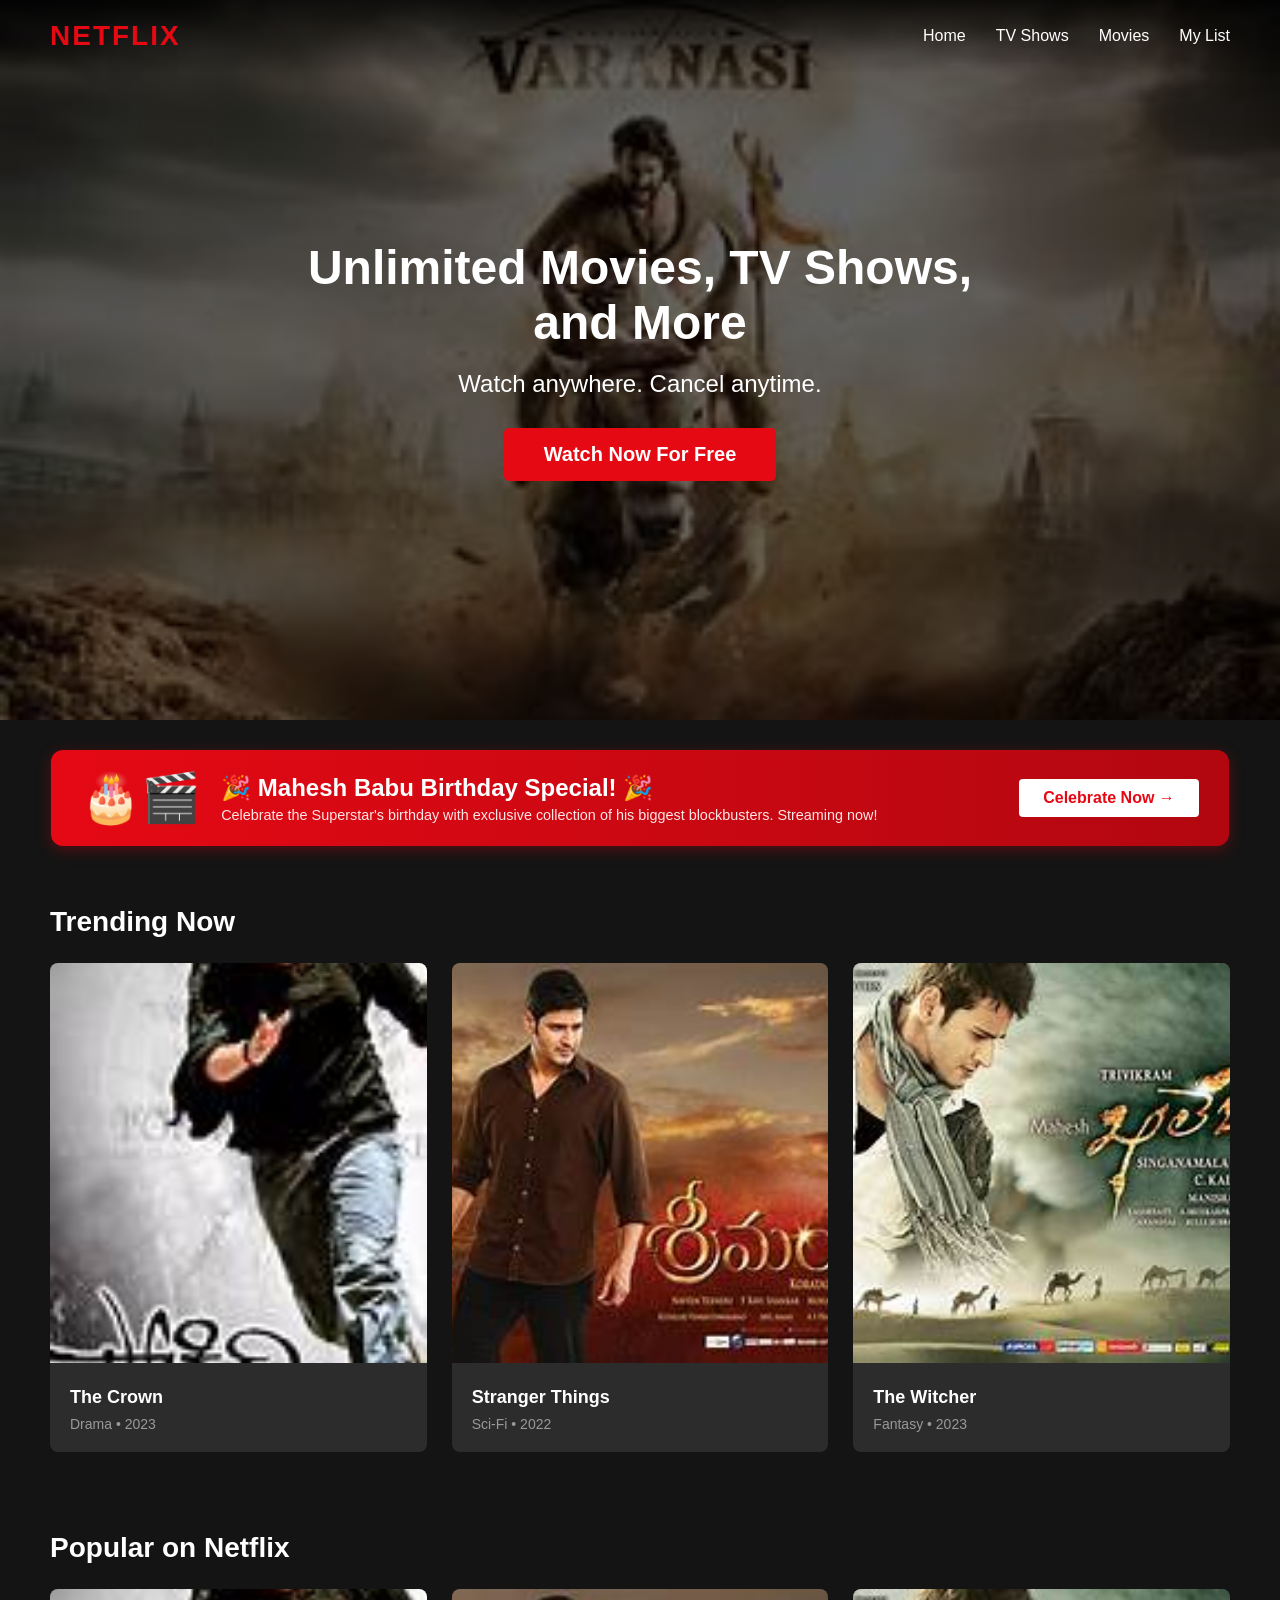
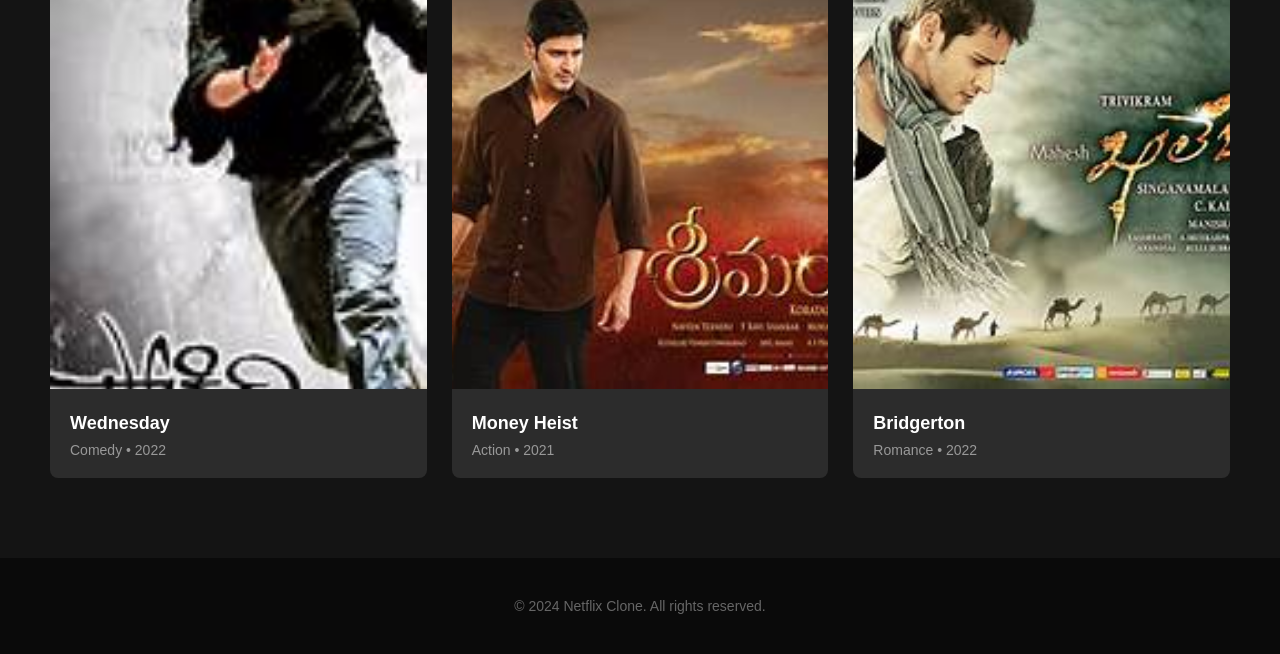
<file: src/main/webapp/index.html>
<!DOCTYPE html>
<html lang="en">
<head>
    <meta charset="UTF-8">
    <meta name="viewport" content="width=device-width, initial-scale=1.0">
    <title>Netflix Clone - Stream Movies & TV Shows</title>
    <link rel="stylesheet" href="styles.css">
    <style>
        /* Additional styles for Mahesh Babu Birthday Special banner - preserves all original design */
        .birthday-special {
            background: linear-gradient(90deg, #e50914 0%, #b20710 100%);
            margin: 30px 4% 20px 4%;
            border-radius: 12px;
            padding: 20px 30px;
            display: flex;
            align-items: center;
            justify-content: space-between;
            flex-wrap: wrap;
            gap: 20px;
            cursor: pointer;
            transition: transform 0.2s ease, box-shadow 0.2s ease;
            box-shadow: 0 4px 15px rgba(229, 9, 20, 0.3);
        }
        
        .birthday-special:hover {
            transform: translateY(-3px);
            box-shadow: 0 8px 25px rgba(229, 9, 20, 0.5);
        }
        
        .birthday-content {
            display: flex;
            align-items: center;
            gap: 20px;
            flex-wrap: wrap;
        }
        
        .birthday-icon {
            font-size: 48px;
            animation: bounce 1s ease infinite;
        }
        
        .birthday-text h3 {
            font-size: 1.5rem;
            font-weight: 700;
            margin-bottom: 5px;
            color: white;
        }
        
        .birthday-text p {
            color: #ffe6e6;
            font-size: 0.9rem;
        }
        
        .birthday-btn {
            background-color: white;
            border: none;
            color: #e50914;
            padding: 10px 24px;
            font-size: 1rem;
            font-weight: 700;
            border-radius: 4px;
            cursor: pointer;
            transition: all 0.2s ease;
        }
        
        .birthday-btn:hover {
            transform: scale(1.05);
            background-color: #f5f5f5;
        }
        
        @keyframes bounce {
            0%, 100% { transform: translateY(0); }
            50% { transform: translateY(-5px); }
        }
        
        @media (max-width: 768px) {
            .birthday-special {
                padding: 15px 20px;
            }
            .birthday-icon {
                font-size: 32px;
            }
            .birthday-text h3 {
                font-size: 1.2rem;
            }
            .birthday-btn {
                padding: 8px 18px;
                font-size: 0.9rem;
            }
        }
    </style>
</head>
<body>
    <header>
        <nav>
            <div class="logo">
                <h1>NETFLIX</h1>
            </div>
            <div class="nav-links">
                <a href="#">Home</a>
                <a href="#">TV Shows</a>
                <a href="#">Movies</a>
                <a href="#">My List</a>
            </div>
        </nav>
    </header>

    <main>
        <section class="hero">
            <div class="hero-content">
                <h1>Unlimited Movies, TV Shows, and More</h1>
                <p>Watch anywhere. Cancel anytime.</p>
                <button class="cta-button">Watch Now For Free</button>
            </div>
        </section>

        <!-- Mahesh Babu Birthday Special Banner -->
        <div class="birthday-special" onclick="alert('🎂 Happy Birthday Mahesh Babu! 🎉 Stream his blockbuster hits all week long.')">
            <div class="birthday-content">
                <div class="birthday-icon">🎂🎬</div>
                <div class="birthday-text">
                    <h3>🎉 Mahesh Babu Birthday Special! 🎉</h3>
                    <p>Celebrate the Superstar's birthday with exclusive collection of his biggest blockbusters. Streaming now!</p>
                </div>
            </div>
            <button class="birthday-btn" onclick="event.stopPropagation(); alert('🎬 Happy Birthday Mahesh Babu! Enjoy his epic movies like Pokiri, Maharshi, Sarkaru Vaari Paata and more!')">Celebrate Now →</button>
        </div>

        <section class="movie-row">
            <h2>Trending Now</h2>
            <div class="movie-grid">
                <div class="movie-card">
                    <img src="images/movie1.jpg" alt="Movie 1">
                    <div class="movie-info">
                        <h3>The Crown</h3>
                        <p>Drama • 2023</p>
                    </div>
                </div>
                <div class="movie-card">
                    <img src="images/movie2.jpg" alt="Movie 2">
                    <div class="movie-info">
                        <h3>Stranger Things</h3>
                        <p>Sci-Fi • 2022</p>
                    </div>
                </div>
                <div class="movie-card">
                    <img src="images/movie3.jpg" alt="Movie 3">
                    <div class="movie-info">
                        <h3>The Witcher</h3>
                        <p>Fantasy • 2023</p>
                    </div>
                </div>
            </div>
        </section>

        <section class="movie-row">
            <h2>Popular on Netflix</h2>
            <div class="movie-grid">
                <div class="movie-card">
                    <img src="images/movie1.jpg" alt="Movie 1">
                    <div class="movie-info">
                        <h3>Wednesday</h3>
                        <p>Comedy • 2022</p>
                    </div>
                </div>
                <div class="movie-card">
                    <img src="images/movie2.jpg" alt="Movie 2">
                    <div class="movie-info">
                        <h3>Money Heist</h3>
                        <p>Action • 2021</p>
                    </div>
                </div>
                <div class="movie-card">
                    <img src="images/movie3.jpg" alt="Movie 3">
                    <div class="movie-info">
                        <h3>Bridgerton</h3>
                        <p>Romance • 2022</p>
                    </div>
                </div>
            </div>
        </section>
    </main>

    <footer>
        <p>&copy; 2024 Netflix Clone. All rights reserved.</p>
    </footer>
</body>
</html>
</file>
<file: src/main/webapp/styles.css>
* {
    margin: 0;
    padding: 0;
    box-sizing: border-box;
}

body {
    font-family: 'Arial', sans-serif;
    background-color: #141414;
    color: #ffffff;
}

header {
    background: linear-gradient(to bottom, rgba(0,0,0,0.8), rgba(0,0,0,0));
    position: fixed;
    width: 100%;
    top: 0;
    z-index: 1000;
}

nav {
    display: flex;
    justify-content: space-between;
    align-items: center;
    padding: 20px 50px;
    max-width: 1400px;
    margin: 0 auto;
}

.logo h1 {
    color: #e50914;
    font-size: 28px;
    letter-spacing: 2px;
}

.nav-links {
    display: flex;
    gap: 30px;
}

.nav-links a {
    color: #ffffff;
    text-decoration: none;
    font-size: 16px;
    transition: color 0.3s;
}

.nav-links a:hover {
    color: #e50914;
}

.hero {
    height: 80vh;
    background: linear-gradient(rgba(0,0,0,0.6), rgba(0,0,0,0.6)), url('images/banner.jpg');
    background-size: cover;
    background-position: center;
    display: flex;
    align-items: center;
    justify-content: center;
    text-align: center;
    margin-top: 0;
}

.hero-content {
    max-width: 800px;
    padding: 20px;
}

.hero-content h1 {
    font-size: 48px;
    margin-bottom: 20px;
}

.hero-content p {
    font-size: 24px;
    margin-bottom: 30px;
}

.cta-button {
    background-color: #e50914;
    color: white;
    border: none;
    padding: 15px 40px;
    font-size: 20px;
    font-weight: bold;
    border-radius: 5px;
    cursor: pointer;
    transition: background-color 0.3s;
}

.cta-button:hover {
    background-color: #f6121d;
    transform: scale(1.05);
}

.movie-row {
    padding: 40px 50px;
}

.movie-row h2 {
    font-size: 28px;
    margin-bottom: 25px;
}

.movie-grid {
    display: grid;
    grid-template-columns: repeat(auto-fit, minmax(300px, 1fr));
    gap: 25px;
    max-width: 1200px;
    margin: 0 auto;
}

.movie-card {
    background-color: #2c2c2c;
    border-radius: 8px;
    overflow: hidden;
    transition: transform 0.3s, box-shadow 0.3s;
    cursor: pointer;
}

.movie-card:hover {
    transform: translateY(-10px);
    box-shadow: 0 10px 20px rgba(0,0,0,0.5);
}

.movie-card img {
    width: 100%;
    height: 400px;
    object-fit: cover;
}

.movie-info {
    padding: 20px;
}

.movie-info h3 {
    font-size: 18px;
    margin-bottom: 8px;
}

.movie-info p {
    color: #999;
    font-size: 14px;
}

footer {
    text-align: center;
    padding: 40px;
    background-color: #0a0a0a;
    margin-top: 40px;
}

footer p {
    color: #666;
    font-size: 14px;
}

@media (max-width: 768px) {
    nav {
        padding: 15px 20px;
    }
    
    .logo h1 {
        font-size: 20px;
    }
    
    .nav-links {
        gap: 15px;
    }
    
    .hero-content h1 {
        font-size: 32px;
    }
    
    .hero-content p {
        font-size: 18px;
    }
    
    .movie-row {
        padding: 20px;
    }
    
    .movie-grid {
        grid-template-columns: 1fr;
    }
}
</file>
